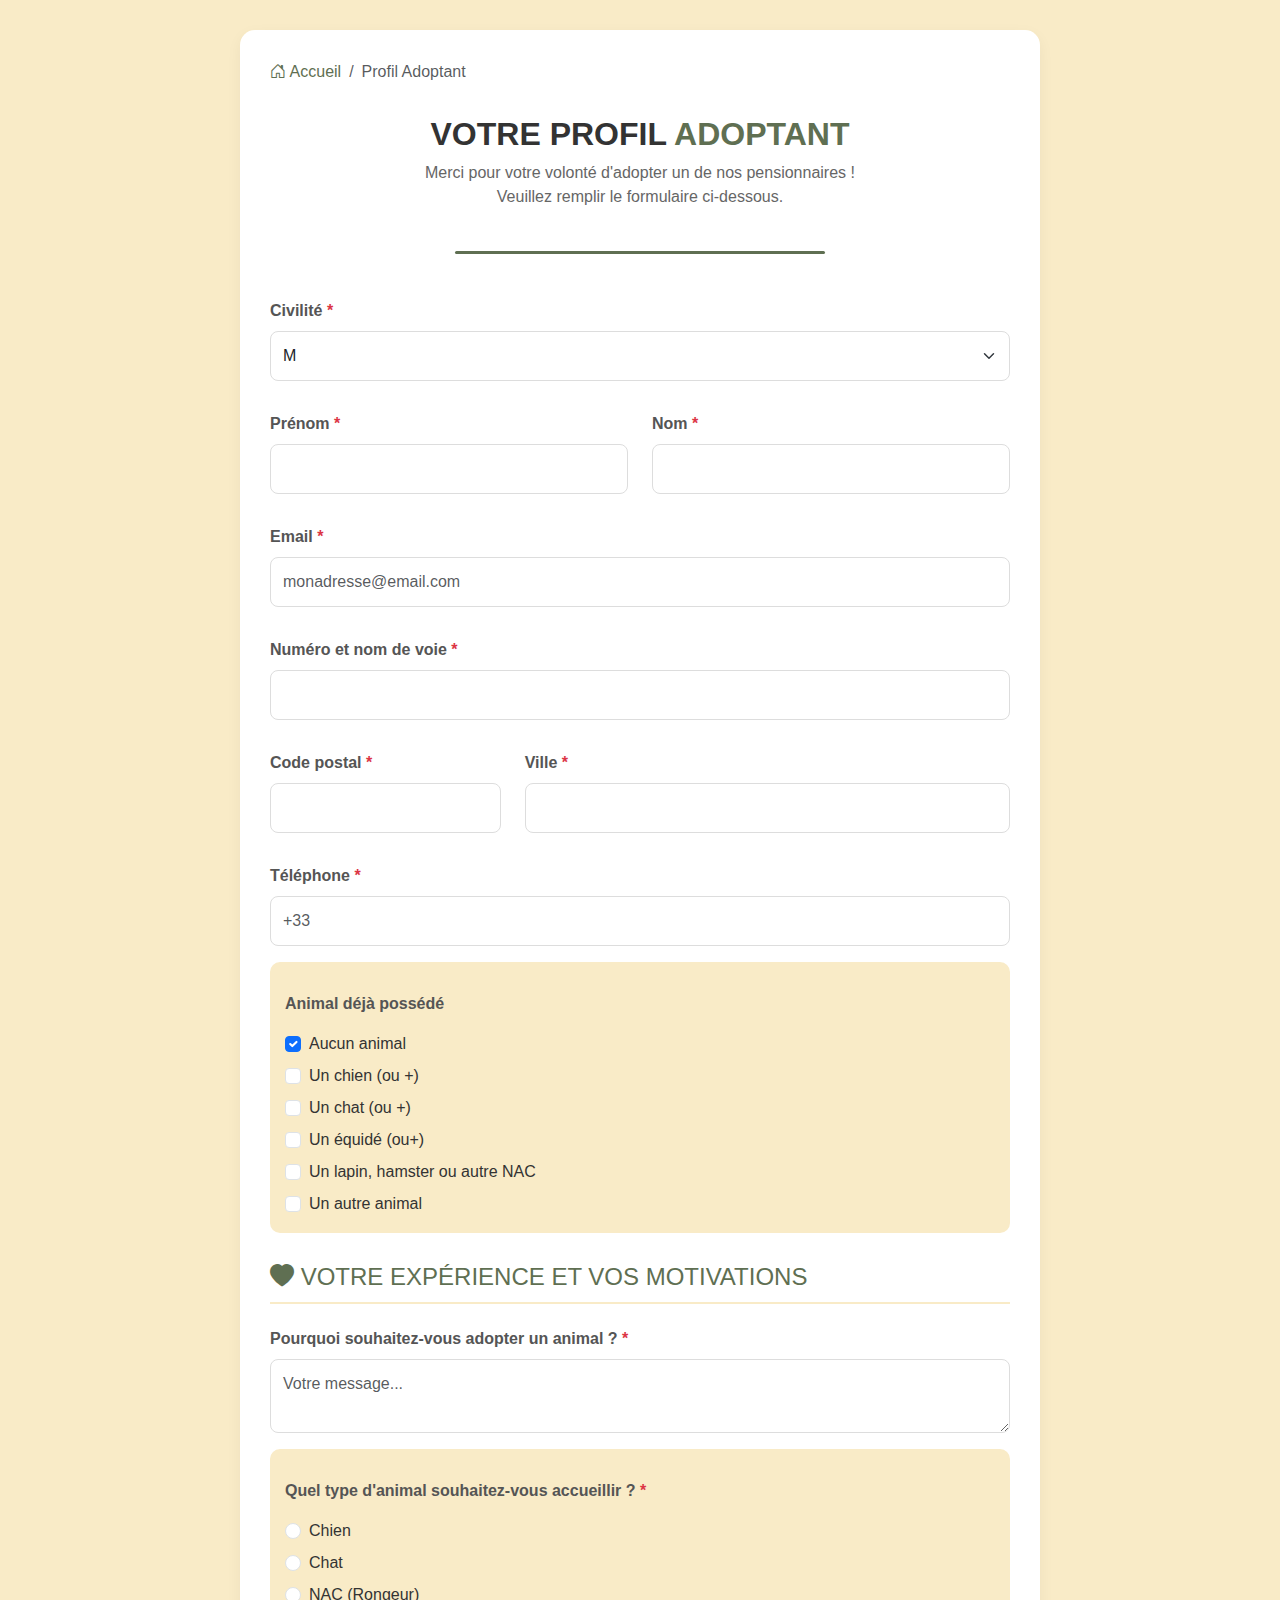
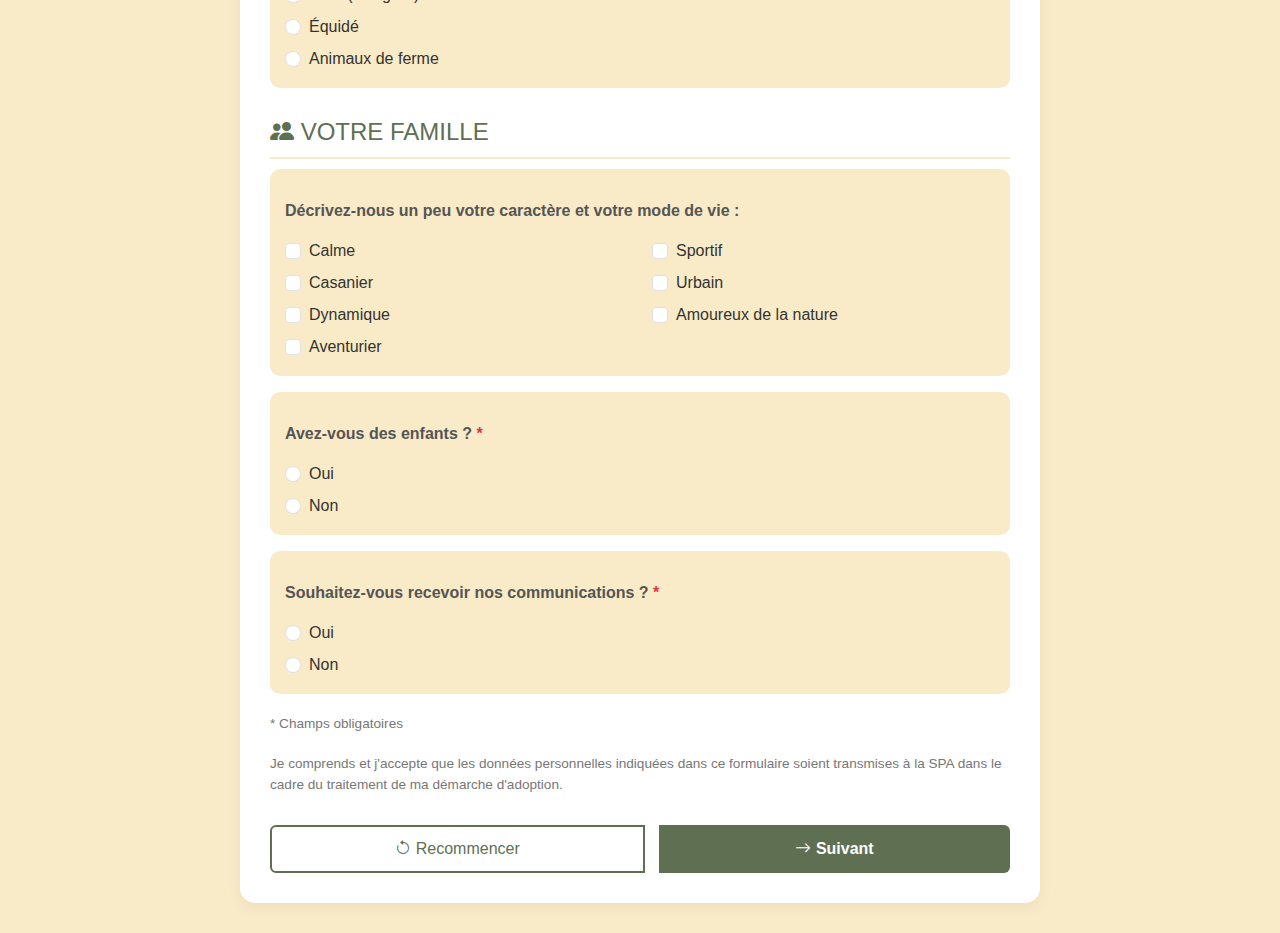
<file: mehdi/adaptationInfo.html>
<!DOCTYPE html>
<html lang="fr">

<head>
    <meta charset="UTF-8">
    <meta name="viewport" content="width=device-width, initial-scale=1.0">
    <link href="https://cdn.jsdelivr.net/npm/bootstrap@5.3.3/dist/css/bootstrap.min.css" rel="stylesheet">
    <link rel="stylesheet" href="https://cdn.jsdelivr.net/npm/bootstrap-icons@1.11.3/font/bootstrap-icons.min.css">
    <title>Profil Adoptant</title>
    <style>
        :root {
            --primary-color: #5F6F52;
            --secondary-color: #F9EBC7;
            --dark-color: #333;
            --light-color: #FEFAE0;
        }
        
        body {
            font-family: 'Segoe UI', Tahoma, Geneva, Verdana, sans-serif;
            background-color: var(--secondary-color);
            color: var(--dark-color);
        }
        
        .container {
            max-width: 800px;
            margin: 30px auto;
            background: white;
            padding: 30px;
            border-radius: 15px;
            box-shadow: 0 5px 15px rgba(0, 0, 0, 0.05);
        }
        
        .header {
            text-align: center;
            margin-bottom: 30px;
            position: relative;
            padding-bottom: 15px;
        }
        
        .header::after {
            content: '';
            position: absolute;
            bottom: 0;
            left: 25%;
            width: 50%;
            height: 3px;
            background: var(--primary-color);
            border-radius: 3px;
        }
        
        h1 {
            font-size: 2rem;
            font-weight: 700;
        }
        
        h2 {
            font-size: 1.5rem;
            margin-top: 30px;
            padding-bottom: 10px;
            border-bottom: 2px solid var(--secondary-color);
            color: var(--primary-color);
        }
        
        .highlight {
            color: var(--primary-color);
        }
        
        .intro-text {
            text-align: center;
            margin-bottom: 30px;
            color: #666;
        }
        
        .form-label {
            font-weight: 600;
            margin-top: 15px;
            color: #555;
        }
        
        .form-control, .form-select {
            padding: 12px;
            border-radius: 8px;
            border: 1px solid #ddd;
            transition: all 0.3s;
        }
        
        .form-control:focus, .form-select:focus {
            border-color: var(--primary-color);
            box-shadow: 0 0 0 0.25rem rgba(255, 140, 66, 0.25);
        }
        
        .form-check {
            margin-top: 8px;
        }
        
        .form-check-label {
            font-weight: 400;
        }
        
        .checkbox-group, .radio-group {
            background-color: var(--secondary-color);
            padding: 15px;
            border-radius: 10px;
            margin-top: 10px;
        }
        
        .btn-primary {
            background-color: var(--primary-color);
            border: none;
            padding: 12px 25px;
            font-weight: 600;
            transition: all 0.3s;
        }
        
        .btn-primary:hover {
            background-color: #e67a35;
            transform: translateY(-2px);
        }
        
        .btn-outline {
            background-color: transparent;
            border: 2px solid var(--primary-color);
            color: var(--primary-color);
        }
        
        .btn-outline:hover {
            background-color: var(--primary-color);
            color: white;
        }
        
        .btn-group {
            display: flex;
            gap: 15px;
            margin-top: 30px;
        }
        
        .legal-text {
            font-size: 0.85rem;
            color: #777;
            margin-top: 20px;
        }
        
        .required-field::after {
            content: " *";
            color: #dc3545;
        }
        
        textarea {
            min-height: 120px;
            resize: vertical;
        }
        
        .breadcrumb {
            background-color: transparent;
            padding: 0 0 15px 0;
        }
        
        .breadcrumb-item a {
            color: var(--primary-color);
            text-decoration: none;
        }
    </style>
</head>

<body>
    <div class="container">
        <nav aria-label="breadcrumb">
            <ol class="breadcrumb">
                <li class="breadcrumb-item"><a href="index.html"><i class="bi bi-house-door"></i> Accueil</a></li>
                <li class="breadcrumb-item active" aria-current="page">Profil Adoptant</li>
            </ol>
        </nav>

        <div class="header">
            <h1>VOTRE PROFIL <span class="highlight">ADOPTANT</span></h1>
            <p class="intro-text">Merci pour votre volonté d'adopter un de nos pensionnaires !<br>Veuillez remplir le formulaire ci-dessous.</p>
        </div>

        <form>
            <div class="mb-3">
                <label for="civilite" class="form-label required-field">Civilité</label>
                <select class="form-select" id="civilite">
                    <option>M</option>
                    <option>Mme</option>
                </select>
            </div>

            <div class="row">
                <div class="col-md-6 mb-3">
                    <label for="prenom" class="form-label required-field">Prénom</label>
                    <input type="text" class="form-control" id="prenom" required>
                </div>
                <div class="col-md-6 mb-3">
                    <label for="nom" class="form-label required-field">Nom</label>
                    <input type="text" class="form-control" id="nom" required>
                </div>
            </div>

            <div class="mb-3">
                <label for="email" class="form-label required-field">Email</label>
                <input type="email" class="form-control" id="email" placeholder="monadresse@email.com" required>
            </div>

            <div class="mb-3">
                <label for="adresse" class="form-label required-field">Numéro et nom de voie</label>
                <input type="text" class="form-control" id="adresse" required>
            </div>

            <div class="row">
                <div class="col-md-4 mb-3">
                    <label for="codepostal" class="form-label required-field">Code postal</label>
                    <input type="text" class="form-control" id="codepostal" required>
                </div>
                <div class="col-md-8 mb-3">
                    <label for="ville" class="form-label required-field">Ville</label>
                    <input type="text" class="form-control" id="ville" required>
                </div>
            </div>

            <div class="mb-3">
                <label for="telephone" class="form-label required-field">Téléphone</label>
                <input type="tel" class="form-control" id="telephone" placeholder="+33" required>
            </div>

            <div class="mb-3 checkbox-group">
                <label class="form-label">Animal déjà possédé</label>
                <div class="form-check">
                    <input class="form-check-input" type="checkbox" id="aucun-animal" checked>
                    <label class="form-check-label" for="aucun-animal">Aucun animal</label>
                </div>
                <div class="form-check">
                    <input class="form-check-input" type="checkbox" id="chien">
                    <label class="form-check-label" for="chien">Un chien (ou +)</label>
                </div>
                <div class="form-check">
                    <input class="form-check-input" type="checkbox" id="chat">
                    <label class="form-check-label" for="chat">Un chat (ou +)</label>
                </div>
                <div class="form-check">
                    <input class="form-check-input" type="checkbox" id="equide">
                    <label class="form-check-label" for="equide">Un équidé (ou+)</label>
                </div>
                <div class="form-check">
                    <input class="form-check-input" type="checkbox" id="nac">
                    <label class="form-check-label" for="nac">Un lapin, hamster ou autre NAC</label>
                </div>
                <div class="form-check">
                    <input class="form-check-input" type="checkbox" id="autre-animal">
                    <label class="form-check-label" for="autre-animal">Un autre animal</label>
                </div>
            </div>

            <h2><i class="bi bi-heart-fill"></i> VOTRE EXPÉRIENCE ET VOS MOTIVATIONS</h2>

            <div class="mb-3">
                <label for="motivation" class="form-label required-field">Pourquoi souhaitez-vous adopter un animal ?</label>
                <textarea class="form-control" id="motivation" placeholder="Votre message..."></textarea>
            </div>

            <div class="mb-3 radio-group">
                <label class="form-label required-field">Quel type d'animal souhaitez-vous accueillir ?</label>
                <div class="form-check">
                    <input class="form-check-input" type="radio" name="animal-type" id="animal-chien">
                    <label class="form-check-label" for="animal-chien">Chien</label>
                </div>
                <div class="form-check">
                    <input class="form-check-input" type="radio" name="animal-type" id="animal-chat">
                    <label class="form-check-label" for="animal-chat">Chat</label>
                </div>
                <div class="form-check">
                    <input class="form-check-input" type="radio" name="animal-type" id="animal-nac">
                    <label class="form-check-label" for="animal-nac">NAC (Rongeur)</label>
                </div>
                <div class="form-check">
                    <input class="form-check-input" type="radio" name="animal-type" id="animal-equide">
                    <label class="form-check-label" for="animal-equide">Équidé</label>
                </div>
                <div class="form-check">
                    <input class="form-check-input" type="radio" name="animal-type" id="animal-ferme">
                    <label class="form-check-label" for="animal-ferme">Animaux de ferme</label>
                </div>
            </div>

            <h2><i class="bi bi-people-fill"></i> VOTRE FAMILLE</h2>

            <div class="mb-3 checkbox-group">
                <label class="form-label">Décrivez-nous un peu votre caractère et votre mode de vie :</label>
                <div class="row">
                    <div class="col-md-6">
                        <div class="form-check">
                            <input class="form-check-input" type="checkbox" id="calme">
                            <label class="form-check-label" for="calme">Calme</label>
                        </div>
                        <div class="form-check">
                            <input class="form-check-input" type="checkbox" id="casanier">
                            <label class="form-check-label" for="casanier">Casanier</label>
                        </div>
                        <div class="form-check">
                            <input class="form-check-input" type="checkbox" id="dynamique">
                            <label class="form-check-label" for="dynamique">Dynamique</label>
                        </div>
                        <div class="form-check">
                            <input class="form-check-input" type="checkbox" id="aventurier">
                            <label class="form-check-label" for="aventurier">Aventurier</label>
                        </div>
                    </div>
                    <div class="col-md-6">
                        <div class="form-check">
                            <input class="form-check-input" type="checkbox" id="sportif">
                            <label class="form-check-label" for="sportif">Sportif</label>
                        </div>
                        <div class="form-check">
                            <input class="form-check-input" type="checkbox" id="urbain">
                            <label class="form-check-label" for="urbain">Urbain</label>
                        </div>
                        <div class="form-check">
                            <input class="form-check-input" type="checkbox" id="nature">
                            <label class="form-check-label" for="nature">Amoureux de la nature</label>
                        </div>
                    </div>
                </div>
            </div>

            <div class="mb-3 radio-group">
                <label class="form-label required-field">Avez-vous des enfants ?</label>
                <div class="form-check">
                    <input class="form-check-input" type="radio" name="enfants" id="enfants-oui">
                    <label class="form-check-label" for="enfants-oui">Oui</label>
                </div>
                <div class="form-check">
                    <input class="form-check-input" type="radio" name="enfants" id="enfants-non">
                    <label class="form-check-label" for="enfants-non">Non</label>
                </div>
            </div>

            <div class="mb-3 radio-group">
                <label class="form-label required-field">Souhaitez-vous recevoir nos communications ?</label>
                <div class="form-check">
                    <input class="form-check-input" type="radio" name="communications" id="com-oui">
                    <label class="form-check-label" for="com-oui">Oui</label>
                </div>
                <div class="form-check">
                    <input class="form-check-input" type="radio" name="communications" id="com-non">
                    <label class="form-check-label" for="com-non">Non</label>
                </div>
            </div>

            <p class="legal-text">* Champs obligatoires</p>
            <p class="legal-text">Je comprends et j'accepte que les données personnelles indiquées dans ce formulaire soient transmises à la SPA dans le cadre du traitement de ma démarche d'adoption.</p>

            <div class="btn-group">
                <button type="button" class="btn btn-outline flex-grow-1"><i class="bi bi-arrow-counterclockwise"></i> Recommencer</button>
                <button type="submit" class="btn btn-primary flex-grow-1"><i class="bi bi-arrow-right"></i> Suivant</button>
            </div>
        </form>
    </div>

    <script src="https://cdn.jsdelivr.net/npm/bootstrap@5.3.3/dist/js/bootstrap.bundle.min.js"></script>
</body>

</html>
</file>
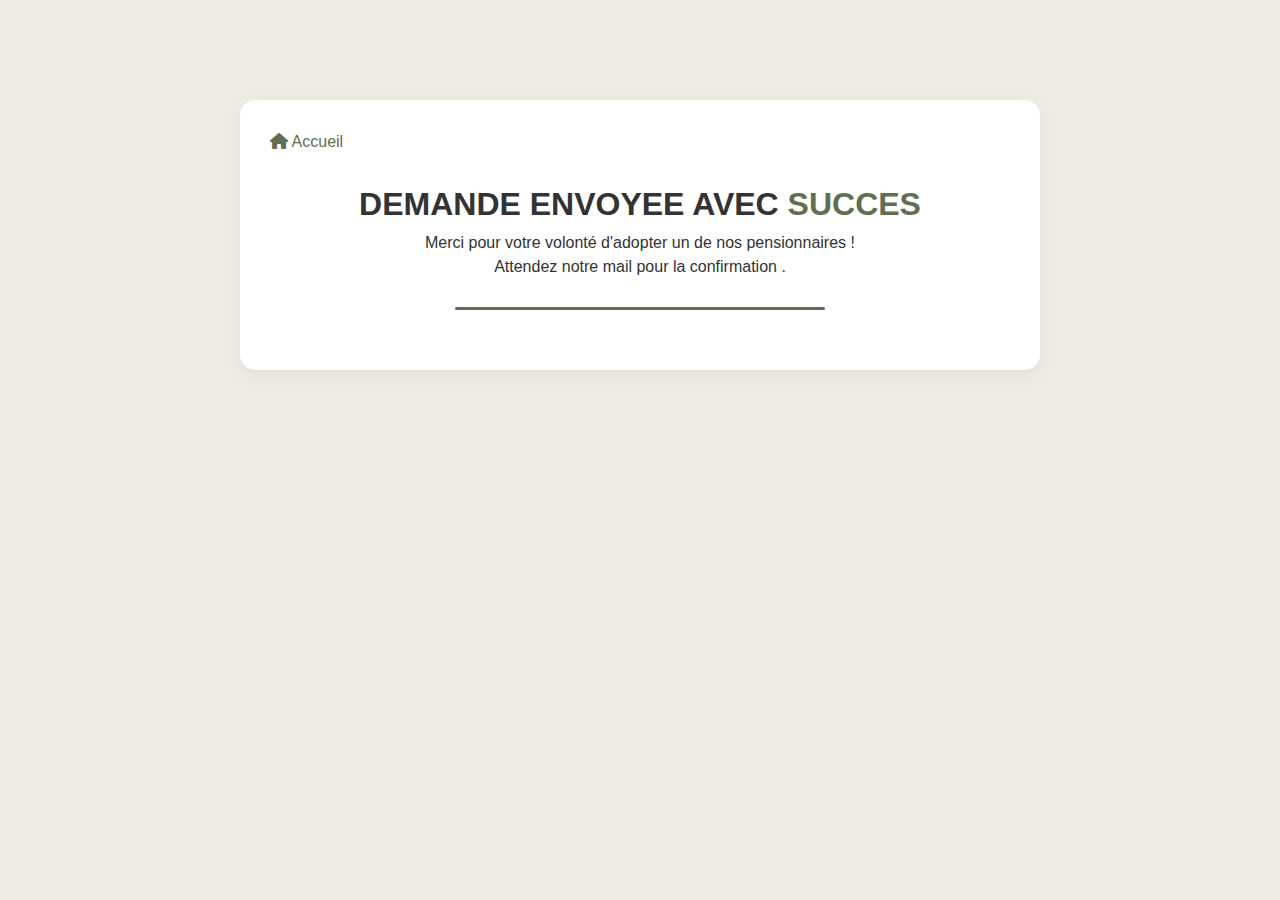
<file: view/demandeEnvoyer.html>
<!DOCTYPE html>
<html lang="fr">
<head>
    <meta charset="UTF-8">
    <meta name="viewport" content="width=device-width, initial-scale=1.0">
    <title>Demande</title>
    <link href="https://cdn.jsdelivr.net/npm/bootstrap@5.3.3/dist/css/bootstrap.min.css" rel="stylesheet">
    <link rel="stylesheet" href="https://cdnjs.cloudflare.com/ajax/libs/font-awesome/6.0.0/css/all.min.css">
    <link rel="stylesheet" href="magasin.css">
    <link href="https://cdn.jsdelivr.net/npm/bootstrap@5.3.3/dist/css/bootstrap.min.css" rel="stylesheet"
        integrity="sha384-QWTKZyjpPEjISv5WaRU9OFeRpok6YctnYmDr5pNlyT2bRjXh0JMhjY6hW+ALEwIH" crossorigin="anonymous">
    <script src="https://cdn.jsdelivr.net/npm/bootstrap@5.3.3/dist/js/bootstrap.bundle.min.js"
        integrity="sha384-YvpcrYf0tY3lHB60NNkmXc5s9fDVZLESaAA55NDzOxhy9GkcIdslK1eN7N6jIeHz"
        crossorigin="anonymous"></script>
    <link rel="stylesheet" href="https://cdnjs.cloudflare.com/ajax/libs/font-awesome/6.4.0/css/all.min.css">
    <link rel="stylesheet" href="style_home.css">
    <script src="magasinprep.js"></script>
    <script src="pagination.js"></script>
    <style>
        :root {
            --primary-color: #5F6F52;
            --secondary-color: #eeece2;
            --dark-color: #333;
            --light-color: #FEFAE0;
        }
        
        body {
            font-family: 'Segoe UI', Tahoma, Geneva, Verdana, sans-serif;
            background-color: var(--secondary-color);
            color: var(--dark-color);
        }
        
        .container {
            max-width: 800px;
            margin: 30px auto;
            background: white;
            padding: 30px;
            border-radius: 15px;
            box-shadow: 0 5px 15px rgba(0, 0, 0, 0.05);
        }
        
        .header {
            text-align: center;
            margin-bottom: 30px;
            position: relative;
            padding-bottom: 15px;
        }
        
        .header::after {
            content: '';
            position: absolute;
            bottom: 0;
            left: 25%;
            width: 50%;
            height: 3px;
            background: var(--primary-color);
            border-radius: 3px;
        }
        
        h1 {
            font-size: 2rem;
            font-weight: 700;
        }
        
        h2 {
            font-size: 1.5rem;
            margin-top: 30px;
            padding-bottom: 10px;
            border-bottom: 2px solid var(--secondary-color);
            color: var(--primary-color);
        }
        
        .highlight {
            color: var(--primary-color);
        }
        
        
        .form-label {
            font-weight: 600;
            margin-top: 15px;
            color: #555;
        }
        
        .form-control, .form-select {
            padding: 12px;
            border-radius: 8px;
            border: 1px solid #ddd;
            transition: all 0.3s;
        }
        
        .form-control:focus, .form-select:focus {
            border-color: var(--primary-color);
            box-shadow: 0 0 0 0.25rem rgba(255, 140, 66, 0.25);
        }
        
        .breadcrumb {
            background-color: transparent;
            padding: 0 0 15px 0;
        }
        
        .breadcrumb-item a {
            color: var(--primary-color);
            text-decoration: none;
        }
    </style>
</head>
<body>
    <div class="container">
        <nav aria-label="breadcrumb">
            <ol class="breadcrumb">
                <li class="breadcrumb-item"><a href="home_page.php"><i class="fas fa-home"></i> Accueil</a></li>
            </ol>
        </nav>

        <div class="header">
            <h1>DEMANDE ENVOYEE AVEC <span class="highlight">SUCCES</span></h1>
            <p class="intro-text">Merci pour votre volonté d'adopter un de nos pensionnaires !<br>Attendez notre mail pour la confirmation .</p>
        </div>
    </div>
</body>
</html>
</file>
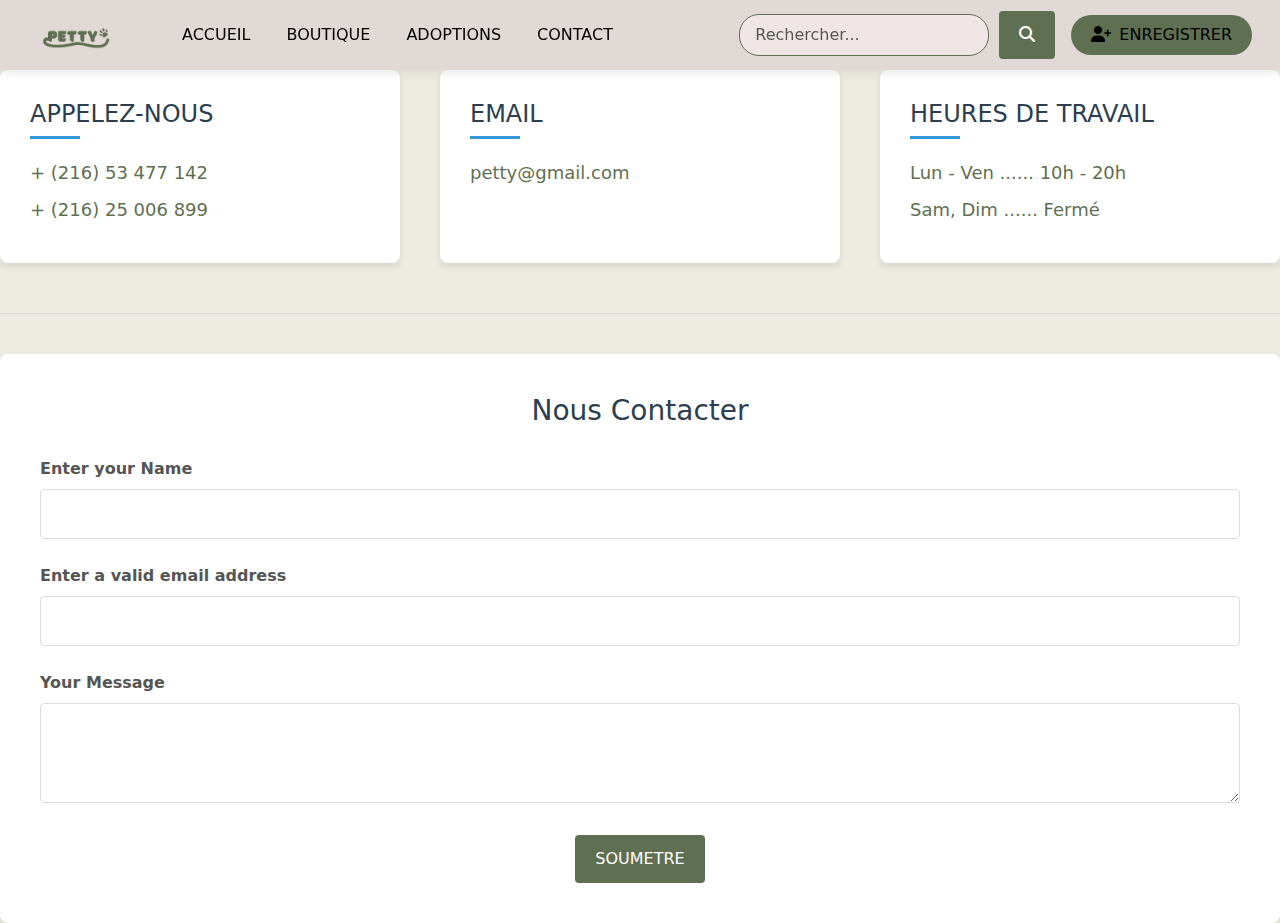
<file: fatyy/home page/contact_page.html>
<!DOCTYPE html>
<html lang="fr">
<head>
    <meta charset="UTF-8">
    <meta name="viewport" content="width=device-width, initial-scale=1.0">
    <title>Contact</title>
    <link href="https://cdn.jsdelivr.net/npm/bootstrap@5.3.3/dist/css/bootstrap.min.css" rel="stylesheet" integrity="sha384-QWTKZyjpPEjISv5WaRU9OFeRpok6YctnYmDr5pNlyT2bRjXh0JMhjY6hW+ALEwIH" crossorigin="anonymous">
    <script src="https://cdn.jsdelivr.net/npm/bootstrap@5.3.3/dist/js/bootstrap.bundle.min.js" integrity="sha384-YvpcrYf0tY3lHB60NNkmXc5s9fDVZLESaAA55NDzOxhy9GkcIdslK1eN7N6jIeHz" crossorigin="anonymous"></script>
    <link rel="stylesheet" href="https://cdnjs.cloudflare.com/ajax/libs/font-awesome/6.4.0/css/all.min.css">
    <link rel="stylesheet" href="style_home.css">
</head>
<body>
    <nav class="navbar navbar-expand-lg navbar-dark">
        <div class="container-fluid">
            <a class="navbar-brand" href="file:///C:/Users/ezzah/Desktop/projet%20animeau/faty/home%20page/home_page.htm">
                <img src="logo.png" alt="Logo">
            </a>
            
            <button class="navbar-toggler" type="button" data-bs-toggle="collapse" data-bs-target="#navbarContent">
                <span class="navbar-toggler-icon"></span>
            </button>
            
            <div class="collapse navbar-collapse" id="navbarContent">
                <!-- Liens de navigation -->
                <ul class="navbar-nav me-auto">
                    <li class="nav-item">
                        <a class="nav-link" href="file:///C:/Users/ezzah/Desktop/projet%20animeau/faty/home%20page/home_page.html">ACCUEIL</a>
                    </li>
                    <li class="nav-item">
                        <a class="nav-link" href="#">BOUTIQUE</a>
                    </li>
                    <li class="nav-item">
                        <a class="nav-link" href="#">ADOPTIONS</a>
                    </li>
                    <li class="nav-item">
                        <a class="nav-link" href="file:///C:/Users/ezzah/Desktop/projet%20animeau/faty/home%20page/contact_page.html">CONTACT</a>
                    </li>
                </ul>
                
                <!-- Zone de recherche -->
                <div class="search-box">
                    <input type="search" class="form-control" placeholder="Rechercher...">
                    <button class="btn" type="submit">
                        <i class="fas fa-search"></i>
                    </button>
                </div>
                
                <!-- Bouton d'enregistrement -->
                <div class="ms-3">
                    <a href="file:///C:/Users/ezzah/Desktop/projet%20animeau/faty/home%20page/logIn.html" class="btn btn-register">
                        <i class="fas fa-user-plus me-2"></i>ENREGISTRER
                    </a>
                </div>
            </div>
        </div>
    </nav>
    <div class="contact-info">
        <div class="info-block">
            <h2>APPELEZ-NOUS</h2>
            <p>+ (216) 53 477 142</p>
            <p>+ (216) 25 006 899</p>
        </div>
        
        <div class="info-block">
            <h2>EMAIL</h2>
            <p>petty@gmail.com</p>
        </div>
        
        <div class="info-block">
            <h2>HEURES DE TRAVAIL</h2>
            <p>Lun - Ven ...... 10h - 20h</p>
            <p>Sam, Dim ...... Fermé</p>
        </div>
    </div>
    
    <div class="separator"></div>
    
    <div class="contact-form">
        <h2>Nous Contacter</h2>
        
        <form>
            <div class="form-group">
                <label for="name">Enter your Name</label>
                <input type="text" id="name" name="name" required>
            </div>
            
            <div class="form-group">
                <label for="email">Enter a valid email address</label>
                <input type="email" id="email" name="email" required>
            </div>
            
            <div class="form-group">
                <label for="message">Your Message</label>
                <textarea id="message" name="message" rows="5" required></textarea>
            </div>
            
            <button type="submit" class="submit-btn">SOUMETRE</button>
        </form>
    </div>
</body>
</html>
</file>
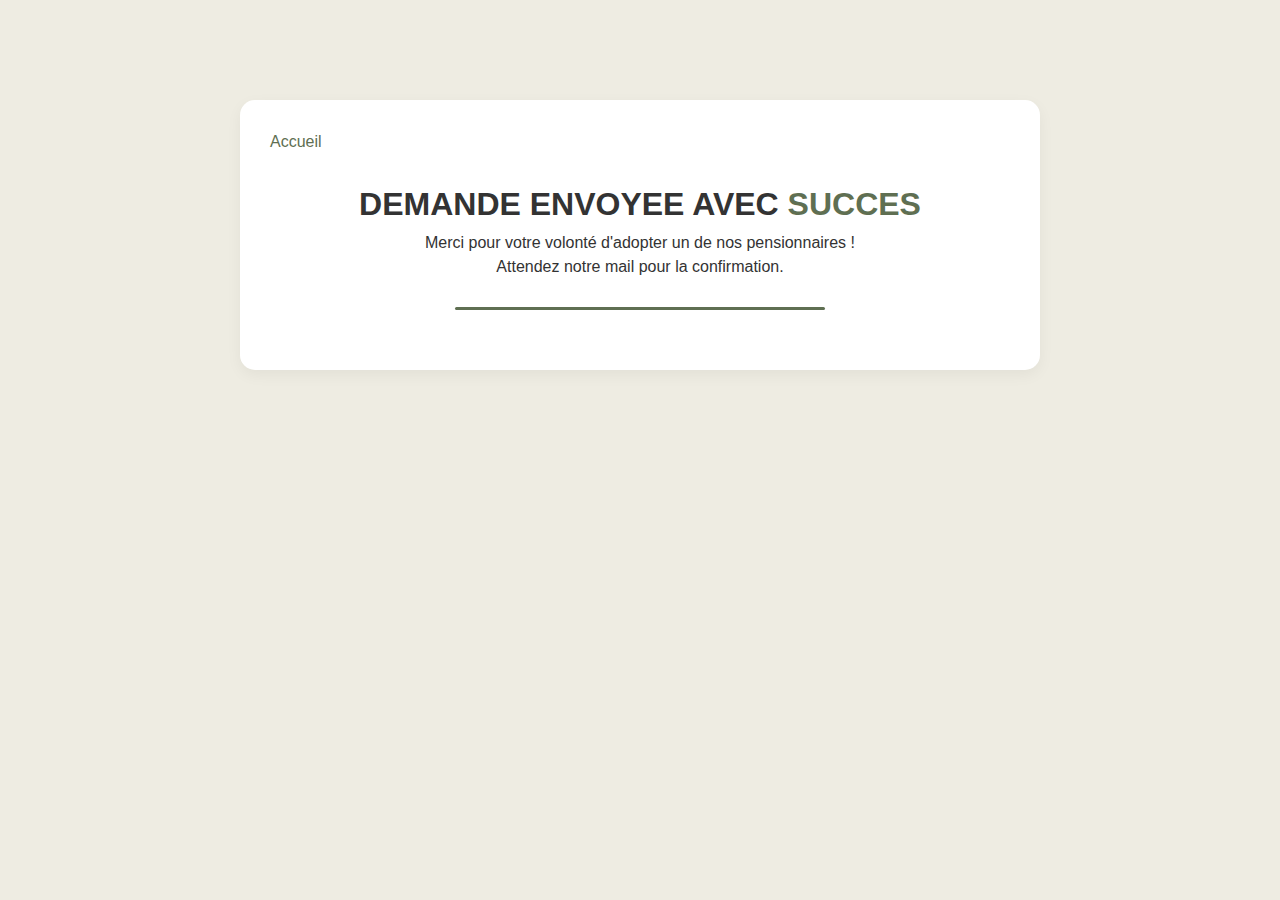
<file: projet_animeau/view/demandeEnvoyer.html>
<!DOCTYPE html>
<html lang="fr">
<head>
    <meta charset="UTF-8">
    <meta name="viewport" content="width=device-width, initial-scale=1.0">
    <title>Demande</title>
    <link href="https://cdn.jsdelivr.net/npm/bootstrap@5.3.3/dist/css/bootstrap.min.css" rel="stylesheet">
    <link rel="stylesheet" href="https://cdnjs.cloudflare.com/ajax/libs/font-awesome/6.0.0/css/all.min.css">
    <link rel="stylesheet" href="magasin.css">
    <link href="https://cdn.jsdelivr.net/npm/bootstrap@5.3.3/dist/css/bootstrap.min.css" rel="stylesheet"
        integrity="sha384-QWTKZyjpPEjISv5WaRU9OFeRpok6YctnYmDr5pNlyT2bRjXh0JMhjY6hW+ALEwIH" crossorigin="anonymous">
    <script src="https://cdn.jsdelivr.net/npm/bootstrap@5.3.3/dist/js/bootstrap.bundle.min.js"
        integrity="sha384-YvpcrYf0tY3lHB60NNkmXc5s9fDVZLESaAA55NDzOxhy9GkcIdslK1eN7N6jIeHz"
        crossorigin="anonymous"></script>
    <link rel="stylesheet" href="https://cdnjs.cloudflare.com/ajax/libs/font-awesome/6.4.0/css/all.min.css">
    <link rel="stylesheet" href="style_home.css">
    <script src="magasinprep.js"></script>
    <script src="pagination.js"></script>
    <style>
        :root {
            --primary-color: #5F6F52;
            --secondary-color: #eeece2;
            --dark-color: #333;
            --light-color: #FEFAE0;
        }
        
        body {
            font-family: 'Segoe UI', Tahoma, Geneva, Verdana, sans-serif;
            background-color: var(--secondary-color);
            color: var(--dark-color);
        }
        
        .container {
            max-width: 800px;
            margin: 30px auto;
            background: white;
            padding: 30px;
            border-radius: 15px;
            box-shadow: 0 5px 15px rgba(0, 0, 0, 0.05);
        }
        
        .header {
            text-align: center;
            margin-bottom: 30px;
            position: relative;
            padding-bottom: 15px;
        }
        
        .header::after {
            content: '';
            position: absolute;
            bottom: 0;
            left: 25%;
            width: 50%;
            height: 3px;
            background: var(--primary-color);
            border-radius: 3px;
        }
        
        h1 {
            font-size: 2rem;
            font-weight: 700;
        }
        
        h2 {
            font-size: 1.5rem;
            margin-top: 30px;
            padding-bottom: 10px;
            border-bottom: 2px solid var(--secondary-color);
            color: var(--primary-color);
        }
        
        .highlight {
            color: var(--primary-color);
        }
        
        
        .form-label {
            font-weight: 600;
            margin-top: 15px;
            color: #555;
        }
        
        .form-control, .form-select {
            padding: 12px;
            border-radius: 8px;
            border: 1px solid #ddd;
            transition: all 0.3s;
        }
        
        .form-control:focus, .form-select:focus {
            border-color: var(--primary-color);
            box-shadow: 0 0 0 0.25rem rgba(255, 140, 66, 0.25);
        }
        
        .breadcrumb {
            background-color: transparent;
            padding: 0 0 15px 0;
        }
        
        .breadcrumb-item a {
            color: var(--primary-color);
            text-decoration: none;
        }
    </style>
</head>
<body>
    <div class="container">
        <nav aria-label="breadcrumb">
            <ol class="breadcrumb">
                <li class="breadcrumb-item"><a href="home_page.html"><i class="bi bi-house-door"></i> Accueil</a></li>
            </ol>
        </nav>

        <div class="header">
            <h1>DEMANDE ENVOYEE AVEC <span class="highlight">SUCCES</span></h1>
            <p class="intro-text">Merci pour votre volonté d'adopter un de nos pensionnaires !<br>Attendez notre mail pour la confirmation.</p>
        </div>
</body>

</html>
</file>
<file: view/magasin.css>
/* Navbar */
.navbar {
    background-color:#e0d9d5;
    padding: 0.5rem 1rem;
    box-shadow: 0 2px 10px rgba(0, 0, 0, 0.1);
    top:0%;
    position: fixed;
    width: 100%;
    height: 100px;
    z-index: 1000;
}

.navbar-brand img {
    height: 200px;
    width: auto;
    margin-right: 20px;
    transform: translateY(-5px);
}

.search-box {
    display: flex;
    align-items: center;
    position: relative;
}

.search-box input {
    border-radius: 20px;
    border: 1px solid #5F6F52;
    padding: 8px 15px;
    width: 250px !important;
    background-color:#f1e6e6;
}

.search-box button{
    display: block;
    background: #5F6F52;
    color: white;
    height: 100%;
    width: 50px;
    border-radius: 100px;
    position: absolute;
    top: 0;
    right: 0;
}

.search-box button:hover {
    background-color: #5F6F52;
    transform: translateY(-2px);
    color: #eeece2;
    border-radius: 100px;
}
.nav-link {
    font-weight: 500;
    margin: 0 10px;
    position: relative;
    color: white;
    font-weight: bolder;

}

.nav-link:hover, .nav-link:focus {
    color:white;
}

.nav-link.active {
    color: white;
    font-weight: 600;
}

.btn-register {
    background-color: #5F6F52;
    color: #eeece2;
    border-radius: 20px;
    padding: 8px 20px;
    font-weight: 500;
    transition: all 0.3s;
    border: none;
}

.btn-register:hover {
    background-color: #5F6F52;
    transform: translateY(-2px);
    color: #eeece2;
}

/* Filtres Section */
.filters-section {
    margin-top: 50px;
    min-width: 300px;
    background-color: white;
    padding: 20px;
    border-radius: 8px;
    box-shadow: 0 2px 5px rgba(0,0,0,0.05);
}

/* Animal Types */
.animal-types {
    display: flex;
    flex-wrap: wrap;
    gap: 10px;
    margin-bottom: 20px;
}

.animal-type-btn {
    padding: 8px 16px;
    border: 1px solid #5F6F52;
    background-color: transparent;
    color: #5F6F52;
    border-radius: 20px;
    cursor: pointer;
    font-size: 0.9rem;
    transition: all 0.3s;
}

.animal-type-btn:hover {
    background-color: rgba(95, 111, 82, 0.1);
}

.animal-type-btn.active {
    background-color: #5F6F52;
    color: white;
}

/* Search and Sort */
.search-sort-row {
    display: flex;
    justify-content: space-between;
    align-items: center;
    flex-wrap: wrap;
    gap: 15px;
}

.search-sort-row .search-box {
    display: flex;
    flex-grow: 1;
    min-width: 250px;
}

.search-sort-row .search-box input {
    flex: 1;
    padding: 8px 15px;
    border: 1px solid #ddd;
    border-radius: 20px 0 0 20px;
    outline: none;
}

.search-sort-row .search-box button {
    padding: 0 15px;
    background-color: #5F6F52;
    color: white;
    border: none;
    border-radius: 20px 0 0 20px ;
    cursor: pointer;
}

.sort-options {
    display: flex;
    align-items: center;
    gap: 10px;
}

.sort-options span {
    font-size: 0.9rem;
    color: #555;
}

.sort-options select {
    padding: 8px 12px;
    border: 1px solid #ddd;
    border-radius: 20px;
    background-color: white;
    cursor: pointer;
}


/* ANIMALS LISTING SECTION */
.animals-listing {
    padding: 30px 0;
}

/* Animal Cards - version améliorée */
.animal-card {
    border: none;
    border-radius: 10px;
    overflow: hidden;
    transition: all 0.3s ease;
    display: flex;
    box-shadow: 0 4px 8px rgba(0,0,0,0.1);
    margin-bottom: 25px;
    cursor: pointer;
}

.animal-card:hover {
    transform: translateY(-5px);
    box-shadow: 0 10px 20px rgba(0,0,0,0.15);
}

.card-img-top {
    height: 500px;
    width: 100%;
    object-fit: cover;
    object-position: center;
    display: block;
    margin: 0 auto;
    transition: transform 0.5s ease;
}

.animal-card:hover .card-img-top {
    transform: scale(1.05);
}

.card-body {
    padding: 20px;
}

.card-title {
    color: #5F6F52;
    font-weight: 600;
    margin-bottom: 10px;
}

.card-text {
    color: #555;
    font-size: 0.95rem;
    margin-bottom: 15px;
}

.animal-details {
    display: flex;
    flex-wrap: wrap;
    gap: 10px;
    margin: 15px 0;
    font-size: 0.85rem;
}

.animal-details span {
    display: inline-flex;
    align-items: center;
    background-color: #f5f5f5;
    padding: 5px 10px;
    border-radius: 20px;
}

.animal-details i {
    margin-right: 5px;
    color: #5F6F52;
    font-size: 0.8rem;
}

.price {
    font-weight: bold;
    font-size: 1.1rem;
    color: #5F6F52;
}

.btn-adopt {
    background-color: #5F6F52;
    color: white;
    border: none;
    border-radius: 20px;
    padding: 8px 20px;
    font-weight: 500;
    transition: all 0.3s;
    display: none;
}

.btn-adopt:hover {
    background-color: #4a5a3e;
    transform: translateY(-2px);
}

/* Pagination */
.pagination {
    margin-top: 30px;
}

.page-item.disabled .page-link {
    color: #6c757d;
    pointer-events: none;
    background-color: #f8f9fa;
}

.page-item.active .page-link {
    background-color: #5F6F52;
    border-color: #5F6F52;
}

.page-link {
    color: #5F6F52;
    margin: 0 5px;
    border-radius: 5px !important;
}

.page-link:hover {
    color: #4a5a3e;
    background-color: #f1f1f1;
}

/* Badge Urgent */
.animal-badge {
    position: absolute;
    top: 15px;
    right: -30px;
    background: #e74c3c;
    color: white;
    padding: 5px 30px;
    transform: rotate(45deg);
    font-size: 12px;
    font-weight: bold;
    z-index: 10;
    box-shadow: 0 2px 5px rgba(0,0,0,0.2);
}

/* Responsive Adjustments */
@media (max-width: 768px) {
    .animal-card {
        margin-bottom: 20px;
    }
    
    .animal-details {
        gap: 5px;
    }
    
    .animal-details span {
        padding: 3px 8px;
        font-size: 0.8rem;
    }
    
    .btn-adopt {
        padding: 6px 15px;
        font-size: 0.9rem;
    }
}



/* Footer */
.footer {
    background-color: #e0d9d5;
    color: black;
    text-align: center;
    padding: 20px 0;
}

.footer p {
    margin-bottom: 5px;
    font-size: 0.9rem;
}

/* Responsive */
@media (max-width: 768px) {
    .filters-container {
        flex-direction: column;
    }
    
    .price-range-section,
    .filters-section {
        width: 100%;
    }
    
    .search-sort-row {
        flex-direction: column;
        align-items: flex-start;
    }
    
    .search-box {
        width: 100%;
    }
}
</file>
<file: view/style_home.css>
/* Navbar Styles */
        .navbar {
            background-color:#e0d9d5;
            padding: 0.5rem 1rem;
            box-shadow: 0 2px 10px rgba(0, 0, 0, 0.1);
            top:0%;
            position: fixed;
            width: 100%;
            height: 100px;
            z-index: 1000;
        }
        
        .navbar-brand img {
            height: 200px;
            width: auto;
            margin-right: 20px;
            transform: translateY(-5px);
        }

        .search-box {
            display: flex;
            align-items: center;
            position: relative;
        }
        
        .search-box input {
            border-radius: 20px;
            border: 1px solid #5F6F52;
            padding: 8px 15px;
            width: 250px;
            background-color:#f1e6e6;
        }
        
        .search-box button{
            display: block;
            background: #5F6F52;
            color: white;
            height: 100%;
            width: 50px;
            border-radius: 100px;
            position: absolute;
            top: 0;
            right: 0;
        }
        
        .search-box button:hover {
            background-color: #5F6F52;
            transform: translateY(-2px);
            color: #eeece2;
            border-radius: 100px;
        }
        .nav-link {
            font-weight: 500;
            margin: 0 10px;
            position: relative;
            color: white;
            font-weight: bolder;

        }
        
        .nav-link:hover, .nav-link:focus {
            color:white;
        }
        
        .nav-link.active {
            color: white;
            font-weight: 600;
        }
        
        .btn-register {
            background-color: #5F6F52;
            color: #eeece2;
            border-radius: 20px;
            padding: 8px 20px;
            font-weight: 500;
            transition: all 0.3s;
            border: none;
        }
        
        .btn-register:hover {
            background-color: #5F6F52;
            transform: translateY(-2px);
            color: #eeece2;
        }
        
        /* Body Styles */
        body {
            background-color: #eeece2;
            color: #5F6F52;
            padding-top: 70px;
            overflow-x: hidden;
        }
        
        .hero-section {
            top:70px;
            background: linear-gradient(rgba(0, 0, 0, 0.5), rgba(0, 0, 0, 0.5)), url('https://images.unsplash.com/photo-1551779891-b83901e1f8b3?q=80&w=1470&auto=format&fit=crop&ixlib=rb-4.0.3&ixid=M3wxMjA3fDB8MHxwaG90by1wYWdlfHx8fGVufDB8fHx8fA%3D%3D');
            background-size: cover;
            background-position: center;
            color: white;
            padding: 100px 0;
            text-align: center;
            margin-bottom: 50px;
            min-height: 70vh;
            display: flex;
            justify-content: center;
            align-items: center;
        }
        
        .hero-title {
            font-size: 3rem;
            font-weight: 700;
            margin-bottom: 20px;
        }
        
        .hero-subtitle {
            font-size: 1.5rem;
            margin-bottom: 30px;
        }
        
        .btn-primary {
            background-color: #A9B388;
            border-color: #A9B388;
            color: #5F6F52;
            font-weight: 600;
        }
        
        .btn-primary:hover {
            background-color: #5F6F52;
            border-color:#5F6F52;
            color: #eeece2;
        }
        
        .section-title {
            color: #5F6F52;
            font-weight: 600;
            margin-bottom: 30px;
            text-align: center;
            position: relative;
        }
        
        .why-adopt container {
            background-color: white;
            padding: 50px 0;
            margin-bottom: 50px;
            border-radius: 15px;
            border-color: #5F6F52;
            width: 500px;
            margin-left: 20px;
        }
        .why-adopt p.why-title {
            font-size: 1.1rem;
            line-height: 1.6;
            max-width: 800px;
            margin: 0 auto;
            text-align: center;
        }
    
      
        .divider {
            border-top: 2px dashed #5F6F52;
            margin: 40px auto;
            width: 50%;
            opacity: 0.5;
        }
        .img-flex-container{
           position: relative;

        }
        .Image-container{
            position: absolute;
            top: 0;
            right: 0;
            display: grid;
            width: 100%;
            grid-auto-flow: column;
            grid-auto-columns: 1fr 1fr 1fr 1fr;
            justify-items: stretch;
            gap: 40px;
            margin: 40px 0;
            animation: scroll 8s linear infinite;
            margin-right: 40px;

        }

        .Image-container-2{
            position: absolute;
            top: 0;
            right: 0;
            display: grid;
            width: 100%;
            grid-auto-flow: column;
            grid-auto-columns: 1fr 1fr 1fr 1fr;
            justify-items: stretch;
            gap: 40px;
            margin: 40px 0;
            animation: scroll2 8s linear infinite;
            transform: translateX(100%);

        }
        .Image-title {
            color: #5F6F52;
            font-weight: 600;
            margin-bottom: 30px;
            text-align: center;
            position: relative;
        }
        
        .Image-container img, .Image-container-2 img {
            height: 400px;
            border-radius: 20px;
            border: 1px solid #6e646b;
            cursor: pointer;
        } 
        @keyframes scroll {
            0% {
                transform: translateX(0%);
            }
            100% {
                transform: translateX(-100%);
            }
    
   
        }

        @keyframes scroll2 {
            0% {
                transform: translateX(100%);
            }
            100% {
                transform: translateX(0%);
            }
    
   
        }

        ::-webkit-scrollbar{
            width: 6px;
            border-radius: 10px;
        }
        ::-webkit-scrollbar-thumb {
            background-color: #5b5b5b;
            border-radius: 10px;
        }
        
        
        .steps-section {
            padding: 50px 0;
            background-color: #eeece2;;
            margin-top: 600px;
        }
        
        .step-card {
            text-align: center;
            padding: 20px;
            margin-bottom: 30px;
            background-color: white;
            border-radius: 10px;
            box-shadow: 0 3px 10px rgba(0, 0, 0, 0.1);
        }
        
        .step-icon {
            font-size: 2.5rem;
            color: #5F6F52;
            margin-bottom: 20px;
        }
        
        .step-title {
            font-weight: 600;
            margin-bottom: 15px;
            color: #5F6F52;
        }
        
        .join-section {
            background: #e0d9d5;
            color: black;
            padding: 30px 0;
            text-align: center;
        }
        .join-section h2{
            color: white;
        }
        .join-title {
            font-size: 2.5rem;
            font-weight: 700;
            margin-bottom: 30px;
        }
        .join-section img {
            height: 150px;
            width: 150px;
        }
    
        .footer {
            background-color: #e0d9d5;
            color: black;
            text-align: center;
        }
        
        .footer p {
            margin-bottom: 5px;
        }
        
        .footer a {
            color: black;
            text-decoration: none;
        }
        
        .footer a:hover {
            color: black;
        }
        .reviews-section {
            font-family: 'Arial', sans-serif;
            max-width: 1000px;
            margin: 40px auto;
            padding: 20px;
            background: #f9f9f9;
            border-radius: 10px;
            box-shadow: 0 0 15px rgba(0,0,0,0.1);
        }
        
        .reviews-section h2 {
            text-align: center;
            color: #5F6F52;
            margin-bottom: 30px;
            font-size: 28px;
        }
        
        /* === Formulaire === */
        #review-form {
            background: white;
            padding: 25px;
            border-radius: 8px;
            margin-bottom: 30px;
        }
        
        .form-group {
            margin-bottom: 15px;
        }
        
        .form-group label {
            display: block;
            margin-bottom: 5px;
            font-weight: bold;
            color: #555;
        }
        
        .form-group input, 
        .form-group textarea, 
        .form-group select {
            width: 100%;
            padding: 10px;
            border: 1px solid #ddd;
            border-radius: 4px;
            font-size: 16px;
        }
        
        .form-group textarea {
            height: 100px;  
        }
        
        .stars-select {
            display: flex;
            gap: 10px;
        }
        
        .stars-select option {
            font-size: 18px;
        }
        
       a{
        color: #5F6F52;
       }
        
        /* === Liste des avis === */
        #reviews-list {
            display: grid;
            gap: 20px;
        }
        
        .review {
            background: white;
            padding: 20px;
            border-radius: 8px;
            box-shadow: 0 2px 5px rgba(0,0,0,0.05);
        }
        
        .review-header {
            display: flex;
            justify-content: space-between;
            margin-bottom: 10px;
        }
        
        .review-author {
            font-weight: bold;
            color: #333;
        }
        
        .review-rating {
            color: #FFA41C;
            font-size: 18px;
        }
        
        .review-content {
            color: #555;
            line-height: 1.5;
        }
        
        /* === Responsive === */
        @media (max-width: 600px) {
            .reviews-section {
                padding: 15px;
            }
            
            #review-form {
                padding: 15px;
            }
        }
        .contact-info {
            display: grid;
            grid-template-columns: repeat(auto-fit, minmax(300px, 1fr));
            gap: 40px;
            margin-bottom: 50px;
        }
        
        .info-block {
            background: white;
            padding: 30px;
            border-radius: 8px;
            box-shadow: 0 4px 6px rgba(0, 0, 0, 0.1);
        }
        
        .info-block h2 {
            color: #2c3e50;
            font-size: 24px;
            margin-bottom: 20px;
            position: relative;
            padding-bottom: 10px;
        }
        
        .info-block h2::after {
            content: '';
            position: absolute;
            left: 0;
            bottom: 0;
            width: 50px;
            height: 3px;
            background: #3498db;
        }
        
        .info-block p {
            margin: 10px 0;
            font-size: 18px;
        }
        
        /* Formulaire de contact */
        .contact-form {
            background: white;
            padding: 40px;
            border-radius: 8px;
            box-shadow: 0 4px 6px rgba(0, 0, 0, 0.1);
        }
        
        .contact-form h2 {
            color: #2c3e50;
            font-size: 28px;
            margin-bottom: 30px;
            text-align: center;
        }
        
        .form-group {
            margin-bottom: 25px;
        }
        .form-group label {
            display: block;
            margin-bottom: 8px;
            font-weight: 600;
        }
        
        .form-group input,
        .form-group textarea {
            width: 100%;
            padding: 12px;
            border: 1px solid #ddd;
            border-radius: 4px;
            font-size: 16px;
        }
        
        .submit-btn {
            background-color: #5F6F52;
            color: #eeece2;
            border: none;
            padding: 12px 30px;
            font-size: 18px;
            border-radius: 4px;
            cursor: pointer;
            display: block;
            margin: 0 auto;
            transition: background 0.3s;
        }
        
        .submit-btn:hover {
            background-color: #5F6F52;
            transform: translateY(-2px);
            color: #eeece2;
        }

        /* Séparateur */
        .separator {
            border-top: 1px solid #ddd;
            margin: 40px 0;
        }
        
        /* Responsive */
        @media (max-width: 768px) {
            .contact-info {
                grid-template-columns: 1fr;
            }
        }
        .review-image img {
            height: 150px;
            width: 150px;
            border-radius: 8px;
        }
        
.testimonial-container
{
    display: grid;
    grid-template-columns: 1fr 1fr 1fr;
    gap: 24px;
    margin-top: 20px;
}
        
.testimonial-card {
    background: white;
    border-radius: 15px;
    box-shadow: 0 6px 20px rgba(0, 0, 0, 0.1);
    padding: 25px;
    display: flex;
    flex-direction: column;
    position: relative;
  }
  
  .quote-icon {
    font-size: 48px;
    color: #5F6F52;
    line-height: 1;
  }
  
  .testimonial-text {
    font-size: 16px;
    font-weight: 500;
    color: #1a1a1a;
    margin-bottom: 24px;
  }
  
  .testimonial-footer {
    display: flex;
    align-items: center;
    justify-content: space-between;
    border-top: 1px solid #e0e0e0;
    padding-top: 15px;
  }
  
  .user-img {
    width: 40px;
    height: 40px;
    border-radius: 50%;
    object-fit: cover;
  }
  
  .stars {
    color: #f7c942;
    font-size: 18px;
  }

  .why-adopt a 
  {
    text-align: center;
    margin-top: 50px;
    font-weight: bold;
    font-size: x-large;
    display: inline-block;
    margin-left: 50%;
    transform: translateX(-50%);
  }
  .navbar-nav .dropdown-toggle::after {
    display: none;
}

.navbar-nav .fa-user-circle {
    font-size: 1.2rem;
}

.dropdown-menu {
    background-color: #343a40;
}

.dropdown-item {
    color: rgba(255, 255, 255, 0.75);
}

.dropdown-item:hover {
    color: #fff;
    background-color: rgba(255, 255, 255, 0.1);
}

.dropdown-divider {
    border-color: rgba(255, 255, 255, 0.1);
}
</file>
<file: fatyy/home page/style_home.css>
/* Navbar Styles */
        .navbar {
            background-color:#e0d9d5;
            padding: 0.5rem 1rem;
            box-shadow: 0 2px 10px rgba(0, 0, 0, 0.1);
            top:0%;
            position: fixed;
            width: 100%;
            height: 70px;
            z-index: 1000;
        }
        
        .navbar-brand img {
            height: 100px;
            width: auto;
            margin-right: 20px;
        }
        .navbar a{
            color: black;
        }

        .search-box {
            display: flex;
            align-items: center;
        }
        
        .search-box input {
            border-radius: 20px;
            border: 1px solid #5F6F52;
            padding: 8px 15px;
            width: 250px;
            background-color:#f1e6e6;
        }
        
        .search-box button {
            margin-left: 10px;
            background-color: #5F6F52;
            color:black;
            border: none;
            border-radius: 20px;
            padding: 8px 15px;
        }
        
        .search-box button:hover {
            background-color: #5F6F52;
            transform: translateY(-2px);
            color: #eeece2;
        }
        .nav-link {
            color: #f1e6e6;
            font-weight: 500;
            margin: 0 10px;
            position: relative;
        }
        
        .nav-link:hover, .nav-link:focus {
            color:white;
        }
        
        .nav-link.active {
            color: white;
            font-weight: 600;
        }
        
        .btn-register {
            background-color: #5F6F52;
            color: #eeece2;
            border-radius: 20px;
            padding: 8px 20px;
            font-weight: 500;
            transition: all 0.3s;
            border: none;
        }
        
        .btn-register:hover {
            background-color: #5F6F52;
            transform: translateY(-2px);
            color: #eeece2;
        }
        
        /* Body Styles */
        body {
            background-color: #eeece2;
            color: #5F6F52;
            padding-top: 70px;
        }
        
        .hero-section {
            top:70px;
            background: linear-gradient(rgba(0, 0, 0, 0.5), rgba(0, 0, 0, 0.5)), url('https://images.unsplash.com/photo-1551779891-b83901e1f8b3?q=80&w=1470&auto=format&fit=crop&ixlib=rb-4.0.3&ixid=M3wxMjA3fDB8MHxwaG90by1wYWdlfHx8fGVufDB8fHx8fA%3D%3D');
            background-size: cover;
            background-position: center;
            color: white;
            padding: 100px 0;
            text-align: center;
            margin-bottom: 50px;
        }
        
        .hero-title {
            font-size: 3rem;
            font-weight: 700;
            margin-bottom: 20px;
        }
        
        .hero-subtitle {
            font-size: 1.5rem;
            margin-bottom: 30px;
        }
        
        .btn-primary {
            background-color: #A9B388;
            border-color: #A9B388;
            color: #5F6F52;
            font-weight: 600;
        }
        
        .btn-primary:hover {
            background-color: #5F6F52;
            border-color:#5F6F52;
            color: #eeece2;
        }
        
        .section-title {
            color: #5F6F52;
            font-weight: 600;
            margin-bottom: 30px;
            text-align: center;
            position: relative;
        }
        
        .why-adopt container {
            background-color: white;
            padding: 50px 0;
            margin-bottom: 50px;
            border-radius: 15px;
            border-color: #5F6F52;
            width: 500px;
            margin-left: 20px;
        }
        .why-adopt p {
            font-size: 1.1rem;
            line-height: 1.6;
            max-width: 800px;
            margin: 0 auto;
            text-align: center;
        }
    
      
        .divider {
            border-top: 2px dashed #5F6F52;
            margin: 40px auto;
            width: 50%;
            opacity: 0.5;
        }
        .Image-container{
            display: grid;
            grid-auto-flow: column;
            grid-auto-columns: 400px;
            justify-items: stretch;
            gap: 40px;
            margin: 40px 0;
        }
        .Image-title {
            color: #5F6F52;
            font-weight: 600;
            margin-bottom: 30px;
            text-align: center;
            position: relative;
        }
        
        .Image-container img{
            height: 400px;
            border-radius: 20px;
            border: 1px solid #6e646b;
            animation: scroll 4s linear infinite;
            cursor: pointer;
        } 
        @keyframes scroll {
            0% {
                transform: translateX(0%);
            }
            100% {
                transform: translateX(-100%);
            }
    
   
        }

        ::-webkit-scrollbar{
            width: 6px;
            border-radius: 10px;
        }
        ::-webkit-scrollbar-thumb {
            background-color: #5b5b5b;
            border-radius: 10px;
        }
        
        
        .steps-section {
            padding: 50px 0;
            background-color: #e0d9d5;
        }
        
        .step-card {
            text-align: center;
            padding: 20px;
            margin-bottom: 30px;
            background-color: white;
            border-radius: 10px;
            box-shadow: 0 3px 10px rgba(0, 0, 0, 0.1);
        }
        
        .step-icon {
            font-size: 2.5rem;
            color: #5F6F52;
            margin-bottom: 20px;
        }
        
        .step-title {
            font-weight: 600;
            margin-bottom: 15px;
            color: #5F6F52;
        }
        
        .join-section {
            background: #e0d9d5;
            color: black;
            padding: 30px 0;
            text-align: center;
        }
        
        .join-title {
            font-size: 2.5rem;
            font-weight: 700;
            margin-bottom: 30px;
        }
        .join-section img {
            height: 150px;
            width: 150px;
        }
    
        .footer {
            background-color: #e0d9d5;
            color: black;
            text-align: center;
        }
        
        .footer p {
            margin-bottom: 5px;
        }
        
        .footer a {
            color: black;
            text-decoration: none;
        }
        
        .footer a:hover {
            color: black;
        }
        .reviews-section {
            font-family: 'Arial', sans-serif;
            max-width: 1000px;
            margin: 40px auto;
            padding: 20px;
            background: #f9f9f9;
            border-radius: 10px;
            box-shadow: 0 0 15px rgba(0,0,0,0.1);
        }
        
        .reviews-section h2 {
            text-align: center;
            color: #5F6F52;
            margin-bottom: 30px;
            font-size: 28px;
        }
        
        /* === Formulaire === */
        #review-form {
            background: white;
            padding: 25px;
            border-radius: 8px;
            margin-bottom: 30px;
        }
        
        .form-group {
            margin-bottom: 15px;
        }
        
        .form-group label {
            display: block;
            margin-bottom: 5px;
            font-weight: bold;
            color: #555;
        }
        
        .form-group input, 
        .form-group textarea, 
        .form-group select {
            width: 100%;
            padding: 10px;
            border: 1px solid #ddd;
            border-radius: 4px;
            font-size: 16px;
        }
        
        .form-group textarea {
            height: 100px;  
        }
        
        .stars-select {
            display: flex;
            gap: 10px;
        }
        
        .stars-select option {
            font-size: 18px;
        }
        
        button[type="submit"] {
            background: #5F6F52;
            color: white;
            border: none;
            padding: 12px 20px;
            border-radius: 4px;
            cursor: pointer;
            font-size: 16px;
            transition: background 0.3s;
        }
        
        button[type="submit"]:hover {
            background: #5F6F52;
        }
        
        /* === Liste des avis === */
        #reviews-list {
            display: grid;
            gap: 20px;
        }
        
        .review {
            background: white;
            padding: 20px;
            border-radius: 8px;
            box-shadow: 0 2px 5px rgba(0,0,0,0.05);
        }
        
        .review-header {
            display: flex;
            justify-content: space-between;
            margin-bottom: 10px;
        }
        
        .review-author {
            font-weight: bold;
            color: #333;
        }
        
        .review-rating {
            color: #FFA41C;
            font-size: 18px;
        }
        
        .review-content {
            color: #555;
            line-height: 1.5;
        }
        
        /* === Responsive === */
        @media (max-width: 600px) {
            .reviews-section {
                padding: 15px;
            }
            
            #review-form {
                padding: 15px;
            }
        }
        .contact-info {
            display: grid;
            grid-template-columns: repeat(auto-fit, minmax(300px, 1fr));
            gap: 40px;
            margin-bottom: 50px;
        }
        
        .info-block {
            background: white;
            padding: 30px;
            border-radius: 8px;
            box-shadow: 0 4px 6px rgba(0, 0, 0, 0.1);
        }
        
        .info-block h2 {
            color: #2c3e50;
            font-size: 24px;
            margin-bottom: 20px;
            position: relative;
            padding-bottom: 10px;
        }
        
        .info-block h2::after {
            content: '';
            position: absolute;
            left: 0;
            bottom: 0;
            width: 50px;
            height: 3px;
            background: #3498db;
        }
        
        .info-block p {
            margin: 10px 0;
            font-size: 18px;
        }
        
        /* Formulaire de contact */
        .contact-form {
            background: white;
            padding: 40px;
            border-radius: 8px;
            box-shadow: 0 4px 6px rgba(0, 0, 0, 0.1);
        }
        
        .contact-form h2 {
            color: #2c3e50;
            font-size: 28px;
            margin-bottom: 30px;
            text-align: center;
        }
        
        .form-group {
            margin-bottom: 25px;
        }
        .form-group label {
            display: block;
            margin-bottom: 8px;
            font-weight: 600;
        }
        
        .form-group input,
        .form-group textarea {
            width: 100%;
            padding: 12px;
            border: 1px solid #ddd;
            border-radius: 4px;
            font-size: 16px;
        }
        
        .submit-btn {
            background: #3498db;
            color: white;
            border: none;
            padding: 12px 30px;
            font-size: 18px;
            border-radius: 4px;
            cursor: pointer;
            display: block;
            margin: 0 auto;
            transition: background 0.3s;
        }
        
        .submit-btn:hover {
            background: #2980b9;
        }
        
        /* Séparateur */
        .separator {
            border-top: 1px solid #ddd;
            margin: 40px 0;
        }
        
        /* Responsive */
        @media (max-width: 768px) {
            .contact-info {
                grid-template-columns: 1fr;
            }
        }
        .review-image img {
            height: 150px;
            width: 150px;
            border-radius: 8px;
        }
</file>
<file: projet_animeau/view/magasin.css>
/* Navbar */
.navbar {
    background-color:#e0d9d5;
    padding: 0.5rem 1rem;
    box-shadow: 0 2px 10px rgba(0, 0, 0, 0.1);
    top:0%;
    position: fixed;
    width: 100%;
    height: 100px;
    z-index: 1000;
}

.navbar-brand img {
    height: 200px;
    width: auto;
    margin-right: 20px;
    transform: translateY(-5px);
}

.search-box {
    display: flex;
    align-items: center;
    position: relative;
}

.search-box input {
    border-radius: 20px;
    border: 1px solid #5F6F52;
    padding: 8px 15px;
    width: 250px !important;
    background-color:#f1e6e6;
}

.search-box button{
    display: block;
    background: #5F6F52;
    color: white;
    height: 100%;
    width: 50px;
    border-radius: 100px;
    position: absolute;
    top: 0;
    right: 0;
}

.search-box button:hover {
    background-color: #5F6F52;
    transform: translateY(-2px);
    color: #eeece2;
    border-radius: 100px;
}
.nav-link {
    font-weight: 500;
    margin: 0 10px;
    position: relative;
    color: white;
    font-weight: bolder;

}

.nav-link:hover, .nav-link:focus {
    color:white;
}

.nav-link.active {
    color: white;
    font-weight: 600;
}

.btn-register {
    background-color: #5F6F52;
    color: #eeece2;
    border-radius: 20px;
    padding: 8px 20px;
    font-weight: 500;
    transition: all 0.3s;
    border: none;
}

.btn-register:hover {
    background-color: #5F6F52;
    transform: translateY(-2px);
    color: #eeece2;
}

/* Filtres Section */
.filters-section {
    margin-top: 50px;
    min-width: 300px;
    background-color: white;
    padding: 20px;
    border-radius: 8px;
    box-shadow: 0 2px 5px rgba(0,0,0,0.05);
}

/* Animal Types */
.animal-types {
    display: flex;
    flex-wrap: wrap;
    gap: 10px;
    margin-bottom: 20px;
}

.animal-type-btn {
    padding: 8px 16px;
    border: 1px solid #5F6F52;
    background-color: transparent;
    color: #5F6F52;
    border-radius: 20px;
    cursor: pointer;
    font-size: 0.9rem;
    transition: all 0.3s;
}

.animal-type-btn:hover {
    background-color: rgba(95, 111, 82, 0.1);
}

.animal-type-btn.active {
    background-color: #5F6F52;
    color: white;
}

/* Search and Sort */
.search-sort-row {
    display: flex;
    justify-content: space-between;
    align-items: center;
    flex-wrap: wrap;
    gap: 15px;
}

.search-sort-row .search-box {
    display: flex;
    flex-grow: 1;
    min-width: 250px;
}

.search-sort-row .search-box input {
    flex: 1;
    padding: 8px 15px;
    border: 1px solid #ddd;
    border-radius: 20px 0 0 20px;
    outline: none;
}

.search-sort-row .search-box button {
    padding: 0 15px;
    background-color: #5F6F52;
    color: white;
    border: none;
    border-radius: 20px 0 0 20px ;
    cursor: pointer;
}

.sort-options {
    display: flex;
    align-items: center;
    gap: 10px;
}

.sort-options span {
    font-size: 0.9rem;
    color: #555;
}

.sort-options select {
    padding: 8px 12px;
    border: 1px solid #ddd;
    border-radius: 20px;
    background-color: white;
    cursor: pointer;
}


/* ANIMALS LISTING SECTION */
.animals-listing {
    padding: 30px 0;
}

/* Animal Cards - version améliorée */
.animal-card {
    border: none;
    border-radius: 10px;
    overflow: hidden;
    transition: all 0.3s ease;
    display: flex;
    box-shadow: 0 4px 8px rgba(0,0,0,0.1);
    margin-bottom: 25px;
    cursor: pointer;
}

.animal-card:hover {
    transform: translateY(-5px);
    box-shadow: 0 10px 20px rgba(0,0,0,0.15);
}

.card-img-top {
    height: 500px;
    width: 100%;
    object-fit: cover;
    object-position: center;
    display: block;
    margin: 0 auto;
    transition: transform 0.5s ease;
}

.animal-card:hover .card-img-top {
    transform: scale(1.05);
}

.card-body {
    padding: 20px;
}

.card-title {
    color: #5F6F52;
    font-weight: 600;
    margin-bottom: 10px;
}

.card-text {
    color: #555;
    font-size: 0.95rem;
    margin-bottom: 15px;
}

.animal-details {
    display: flex;
    flex-wrap: wrap;
    gap: 10px;
    margin: 15px 0;
    font-size: 0.85rem;
}

.animal-details span {
    display: inline-flex;
    align-items: center;
    background-color: #f5f5f5;
    padding: 5px 10px;
    border-radius: 20px;
}

.animal-details i {
    margin-right: 5px;
    color: #5F6F52;
    font-size: 0.8rem;
}

.price {
    font-weight: bold;
    font-size: 1.1rem;
    color: #5F6F52;
}

.btn-adopt {
    background-color: #5F6F52;
    color: white;
    border: none;
    border-radius: 20px;
    padding: 8px 20px;
    font-weight: 500;
    transition: all 0.3s;
}

.btn-adopt:hover {
    background-color: #4a5a3e;
    transform: translateY(-2px);
}

/* Pagination */
.pagination {
    margin-top: 30px;
}

.page-item.disabled .page-link {
    color: #6c757d;
    pointer-events: none;
    background-color: #f8f9fa;
}

.page-item.active .page-link {
    background-color: #5F6F52;
    border-color: #5F6F52;
}

.page-link {
    color: #5F6F52;
    margin: 0 5px;
    border-radius: 5px !important;
}

.page-link:hover {
    color: #4a5a3e;
    background-color: #f1f1f1;
}

/* Badge Urgent */
.animal-badge {
    position: absolute;
    top: 15px;
    right: -30px;
    background: #e74c3c;
    color: white;
    padding: 5px 30px;
    transform: rotate(45deg);
    font-size: 12px;
    font-weight: bold;
    z-index: 10;
    box-shadow: 0 2px 5px rgba(0,0,0,0.2);
}

/* Responsive Adjustments */
@media (max-width: 768px) {
    .animal-card {
        margin-bottom: 20px;
    }
    
    .animal-details {
        gap: 5px;
    }
    
    .animal-details span {
        padding: 3px 8px;
        font-size: 0.8rem;
    }
    
    .btn-adopt {
        padding: 6px 15px;
        font-size: 0.9rem;
    }
}



/* Footer */
.footer {
    background-color: #e0d9d5;
    color: black;
    text-align: center;
    padding: 20px 0;
}

.footer p {
    margin-bottom: 5px;
    font-size: 0.9rem;
}

/* Responsive */
@media (max-width: 768px) {
    .filters-container {
        flex-direction: column;
    }
    
    .price-range-section,
    .filters-section {
        width: 100%;
    }
    
    .search-sort-row {
        flex-direction: column;
        align-items: flex-start;
    }
    
    .search-box {
        width: 100%;
    }
}
</file>
<file: projet_animeau/view/style_home.css>
/* Navbar Styles */
        .navbar {
            background-color:#e0d9d5;
            padding: 0.5rem 1rem;
            box-shadow: 0 2px 10px rgba(0, 0, 0, 0.1);
            top:0%;
            position: fixed;
            width: 100%;
            height: 100px;
            z-index: 1000;
        }
        
        .navbar-brand img {
            height: 200px;
            width: auto;
            margin-right: 20px;
            transform: translateY(-5px);
        }

        .search-box {
            display: flex;
            align-items: center;
            position: relative;
        }
        
        .search-box input {
            border-radius: 20px;
            border: 1px solid #5F6F52;
            padding: 8px 15px;
            width: 250px;
            background-color:#f1e6e6;
        }
        
        .search-box button{
            display: block;
            background: #5F6F52;
            color: white;
            height: 100%;
            width: 50px;
            border-radius: 100px;
            position: absolute;
            top: 0;
            right: 0;
        }
        
        .search-box button:hover {
            background-color: #5F6F52;
            transform: translateY(-2px);
            color: #eeece2;
            border-radius: 100px;
        }
        .nav-link {
            font-weight: 500;
            margin: 0 10px;
            position: relative;
            color: white;
            font-weight: bolder;

        }
        
        .nav-link:hover, .nav-link:focus {
            color:white;
        }
        
        .nav-link.active {
            color: white;
            font-weight: 600;
        }
        
        .btn-register {
            background-color: #5F6F52;
            color: #eeece2;
            border-radius: 20px;
            padding: 8px 20px;
            font-weight: 500;
            transition: all 0.3s;
            border: none;
        }
        
        .btn-register:hover {
            background-color: #5F6F52;
            transform: translateY(-2px);
            color: #eeece2;
        }
        
        /* Body Styles */
        body {
            background-color: #eeece2;
            color: #5F6F52;
            padding-top: 70px;
            overflow-x: hidden;
        }
        
        .hero-section {
            top:70px;
            background: linear-gradient(rgba(0, 0, 0, 0.5), rgba(0, 0, 0, 0.5)), url('https://images.unsplash.com/photo-1551779891-b83901e1f8b3?q=80&w=1470&auto=format&fit=crop&ixlib=rb-4.0.3&ixid=M3wxMjA3fDB8MHxwaG90by1wYWdlfHx8fGVufDB8fHx8fA%3D%3D');
            background-size: cover;
            background-position: center;
            color: white;
            padding: 100px 0;
            text-align: center;
            margin-bottom: 50px;
            min-height: 70vh;
            display: flex;
            justify-content: center;
            align-items: center;
        }
        
        .hero-title {
            font-size: 3rem;
            font-weight: 700;
            margin-bottom: 20px;
        }
        
        .hero-subtitle {
            font-size: 1.5rem;
            margin-bottom: 30px;
        }
        
        .btn-primary {
            background-color: #A9B388;
            border-color: #A9B388;
            color: #5F6F52;
            font-weight: 600;
        }
        
        .btn-primary:hover {
            background-color: #5F6F52;
            border-color:#5F6F52;
            color: #eeece2;
        }
        
        .section-title {
            color: #5F6F52;
            font-weight: 600;
            margin-bottom: 30px;
            text-align: center;
            position: relative;
        }
        
        .why-adopt container {
            background-color: white;
            padding: 50px 0;
            margin-bottom: 50px;
            border-radius: 15px;
            border-color: #5F6F52;
            width: 500px;
            margin-left: 20px;
        }
        .why-adopt p.why-title {
            font-size: 1.1rem;
            line-height: 1.6;
            max-width: 800px;
            margin: 0 auto;
            text-align: center;
        }
    
      
        .divider {
            border-top: 2px dashed #5F6F52;
            margin: 40px auto;
            width: 50%;
            opacity: 0.5;
        }
        .img-flex-container{
           position: relative;

        }
        .Image-container{
            position: absolute;
            top: 0;
            right: 0;
            display: grid;
            width: 100%;
            grid-auto-flow: column;
            grid-auto-columns: 1fr 1fr 1fr 1fr;
            justify-items: stretch;
            gap: 40px;
            margin: 40px 0;
            animation: scroll 8s linear infinite;
            margin-right: 40px;

        }

        .Image-container-2{
            position: absolute;
            top: 0;
            right: 0;
            display: grid;
            width: 100%;
            grid-auto-flow: column;
            grid-auto-columns: 1fr 1fr 1fr 1fr;
            justify-items: stretch;
            gap: 40px;
            margin: 40px 0;
            animation: scroll2 8s linear infinite;
            transform: translateX(100%);

        }
        .Image-title {
            color: #5F6F52;
            font-weight: 600;
            margin-bottom: 30px;
            text-align: center;
            position: relative;
        }
        
        .Image-container img, .Image-container-2 img {
            height: 400px;
            border-radius: 20px;
            border: 1px solid #6e646b;
            cursor: pointer;
        } 
        @keyframes scroll {
            0% {
                transform: translateX(0%);
            }
            100% {
                transform: translateX(-100%);
            }
    
   
        }

        @keyframes scroll2 {
            0% {
                transform: translateX(100%);
            }
            100% {
                transform: translateX(0%);
            }
    
   
        }

        ::-webkit-scrollbar{
            width: 6px;
            border-radius: 10px;
        }
        ::-webkit-scrollbar-thumb {
            background-color: #5b5b5b;
            border-radius: 10px;
        }
        
        
        .steps-section {
            padding: 50px 0;
            background-color: #eeece2;;
            margin-top: 600px;
        }
        
        .step-card {
            text-align: center;
            padding: 20px;
            margin-bottom: 30px;
            background-color: white;
            border-radius: 10px;
            box-shadow: 0 3px 10px rgba(0, 0, 0, 0.1);
        }
        
        .step-icon {
            font-size: 2.5rem;
            color: #5F6F52;
            margin-bottom: 20px;
        }
        
        .step-title {
            font-weight: 600;
            margin-bottom: 15px;
            color: #5F6F52;
        }
        
        .join-section {
            background: #e0d9d5;
            color: black;
            padding: 30px 0;
            text-align: center;
        }
        .join-section h2{
            color: white;
        }
        .join-title {
            font-size: 2.5rem;
            font-weight: 700;
            margin-bottom: 30px;
        }
        .join-section img {
            height: 150px;
            width: 150px;
        }
    
        .footer {
            background-color: #e0d9d5;
            color: black;
            text-align: center;
        }
        
        .footer p {
            margin-bottom: 5px;
        }
        
        .footer a {
            color: black;
            text-decoration: none;
        }
        
        .footer a:hover {
            color: black;
        }
        .reviews-section {
            font-family: 'Arial', sans-serif;
            max-width: 1000px;
            margin: 40px auto;
            padding: 20px;
            background: #f9f9f9;
            border-radius: 10px;
            box-shadow: 0 0 15px rgba(0,0,0,0.1);
        }
        
        .reviews-section h2 {
            text-align: center;
            color: #5F6F52;
            margin-bottom: 30px;
            font-size: 28px;
        }
        
        /* === Formulaire === */
        #review-form {
            background: white;
            padding: 25px;
            border-radius: 8px;
            margin-bottom: 30px;
        }
        
        .form-group {
            margin-bottom: 15px;
        }
        
        .form-group label {
            display: block;
            margin-bottom: 5px;
            font-weight: bold;
            color: #555;
        }
        
        .form-group input, 
        .form-group textarea, 
        .form-group select {
            width: 100%;
            padding: 10px;
            border: 1px solid #ddd;
            border-radius: 4px;
            font-size: 16px;
        }
        
        .form-group textarea {
            height: 100px;  
        }
        
        .stars-select {
            display: flex;
            gap: 10px;
        }
        
        .stars-select option {
            font-size: 18px;
        }
        
       a{
        color: #5F6F52;
       }
        
        /* === Liste des avis === */
        #reviews-list {
            display: grid;
            gap: 20px;
        }
        
        .review {
            background: white;
            padding: 20px;
            border-radius: 8px;
            box-shadow: 0 2px 5px rgba(0,0,0,0.05);
        }
        
        .review-header {
            display: flex;
            justify-content: space-between;
            margin-bottom: 10px;
        }
        
        .review-author {
            font-weight: bold;
            color: #333;
        }
        
        .review-rating {
            color: #FFA41C;
            font-size: 18px;
        }
        
        .review-content {
            color: #555;
            line-height: 1.5;
        }
        
        /* === Responsive === */
        @media (max-width: 600px) {
            .reviews-section {
                padding: 15px;
            }
            
            #review-form {
                padding: 15px;
            }
        }
        .contact-info {
            display: grid;
            grid-template-columns: repeat(auto-fit, minmax(300px, 1fr));
            gap: 40px;
            margin-bottom: 50px;
        }
        
        .info-block {
            background: white;
            padding: 30px;
            border-radius: 8px;
            box-shadow: 0 4px 6px rgba(0, 0, 0, 0.1);
        }
        
        .info-block h2 {
            color: #2c3e50;
            font-size: 24px;
            margin-bottom: 20px;
            position: relative;
            padding-bottom: 10px;
        }
        
        .info-block h2::after {
            content: '';
            position: absolute;
            left: 0;
            bottom: 0;
            width: 50px;
            height: 3px;
            background: #3498db;
        }
        
        .info-block p {
            margin: 10px 0;
            font-size: 18px;
        }
        
        /* Formulaire de contact */
        .contact-form {
            background: white;
            padding: 40px;
            border-radius: 8px;
            box-shadow: 0 4px 6px rgba(0, 0, 0, 0.1);
        }
        
        .contact-form h2 {
            color: #2c3e50;
            font-size: 28px;
            margin-bottom: 30px;
            text-align: center;
        }
        
        .form-group {
            margin-bottom: 25px;
        }
        .form-group label {
            display: block;
            margin-bottom: 8px;
            font-weight: 600;
        }
        
        .form-group input,
        .form-group textarea {
            width: 100%;
            padding: 12px;
            border: 1px solid #ddd;
            border-radius: 4px;
            font-size: 16px;
        }
        
        .submit-btn {
            background-color: #5F6F52;
            color: #eeece2;
            border: none;
            padding: 12px 30px;
            font-size: 18px;
            border-radius: 4px;
            cursor: pointer;
            display: block;
            margin: 0 auto;
            transition: background 0.3s;
        }
        
        .submit-btn:hover {
            background-color: #5F6F52;
            transform: translateY(-2px);
            color: #eeece2;
        }

        /* Séparateur */
        .separator {
            border-top: 1px solid #ddd;
            margin: 40px 0;
        }
        
        /* Responsive */
        @media (max-width: 768px) {
            .contact-info {
                grid-template-columns: 1fr;
            }
        }
        .review-image img {
            height: 150px;
            width: 150px;
            border-radius: 8px;
        }
        
.testimonial-container
{
    display: grid;
    grid-template-columns: 1fr 1fr 1fr;
    gap: 24px;
    margin-top: 20px;
}
        
.testimonial-card {
    background: white;
    border-radius: 15px;
    box-shadow: 0 6px 20px rgba(0, 0, 0, 0.1);
    padding: 25px;
    display: flex;
    flex-direction: column;
    position: relative;
  }
  
  .quote-icon {
    font-size: 48px;
    color: #5F6F52;
    line-height: 1;
  }
  
  .testimonial-text {
    font-size: 16px;
    font-weight: 500;
    color: #1a1a1a;
    margin-bottom: 24px;
  }
  
  .testimonial-footer {
    display: flex;
    align-items: center;
    justify-content: space-between;
    border-top: 1px solid #e0e0e0;
    padding-top: 15px;
  }
  
  .user-img {
    width: 40px;
    height: 40px;
    border-radius: 50%;
    object-fit: cover;
  }
  
  .stars {
    color: #f7c942;
    font-size: 18px;
  }

  .why-adopt a 
  {
    text-align: center;
    margin-top: 50px;
    font-weight: bold;
    font-size: x-large;
    display: inline-block;
    margin-left: 50%;
    transform: translateX(-50%);
  }
  .navbar-nav .dropdown-toggle::after {
    display: none;
}

.navbar-nav .fa-user-circle {
    font-size: 1.2rem;
}

.dropdown-menu {
    background-color: #343a40;
}

.dropdown-item {
    color: rgba(255, 255, 255, 0.75);
}

.dropdown-item:hover {
    color: #fff;
    background-color: rgba(255, 255, 255, 0.1);
}

.dropdown-divider {
    border-color: rgba(255, 255, 255, 0.1);
}
</file>
